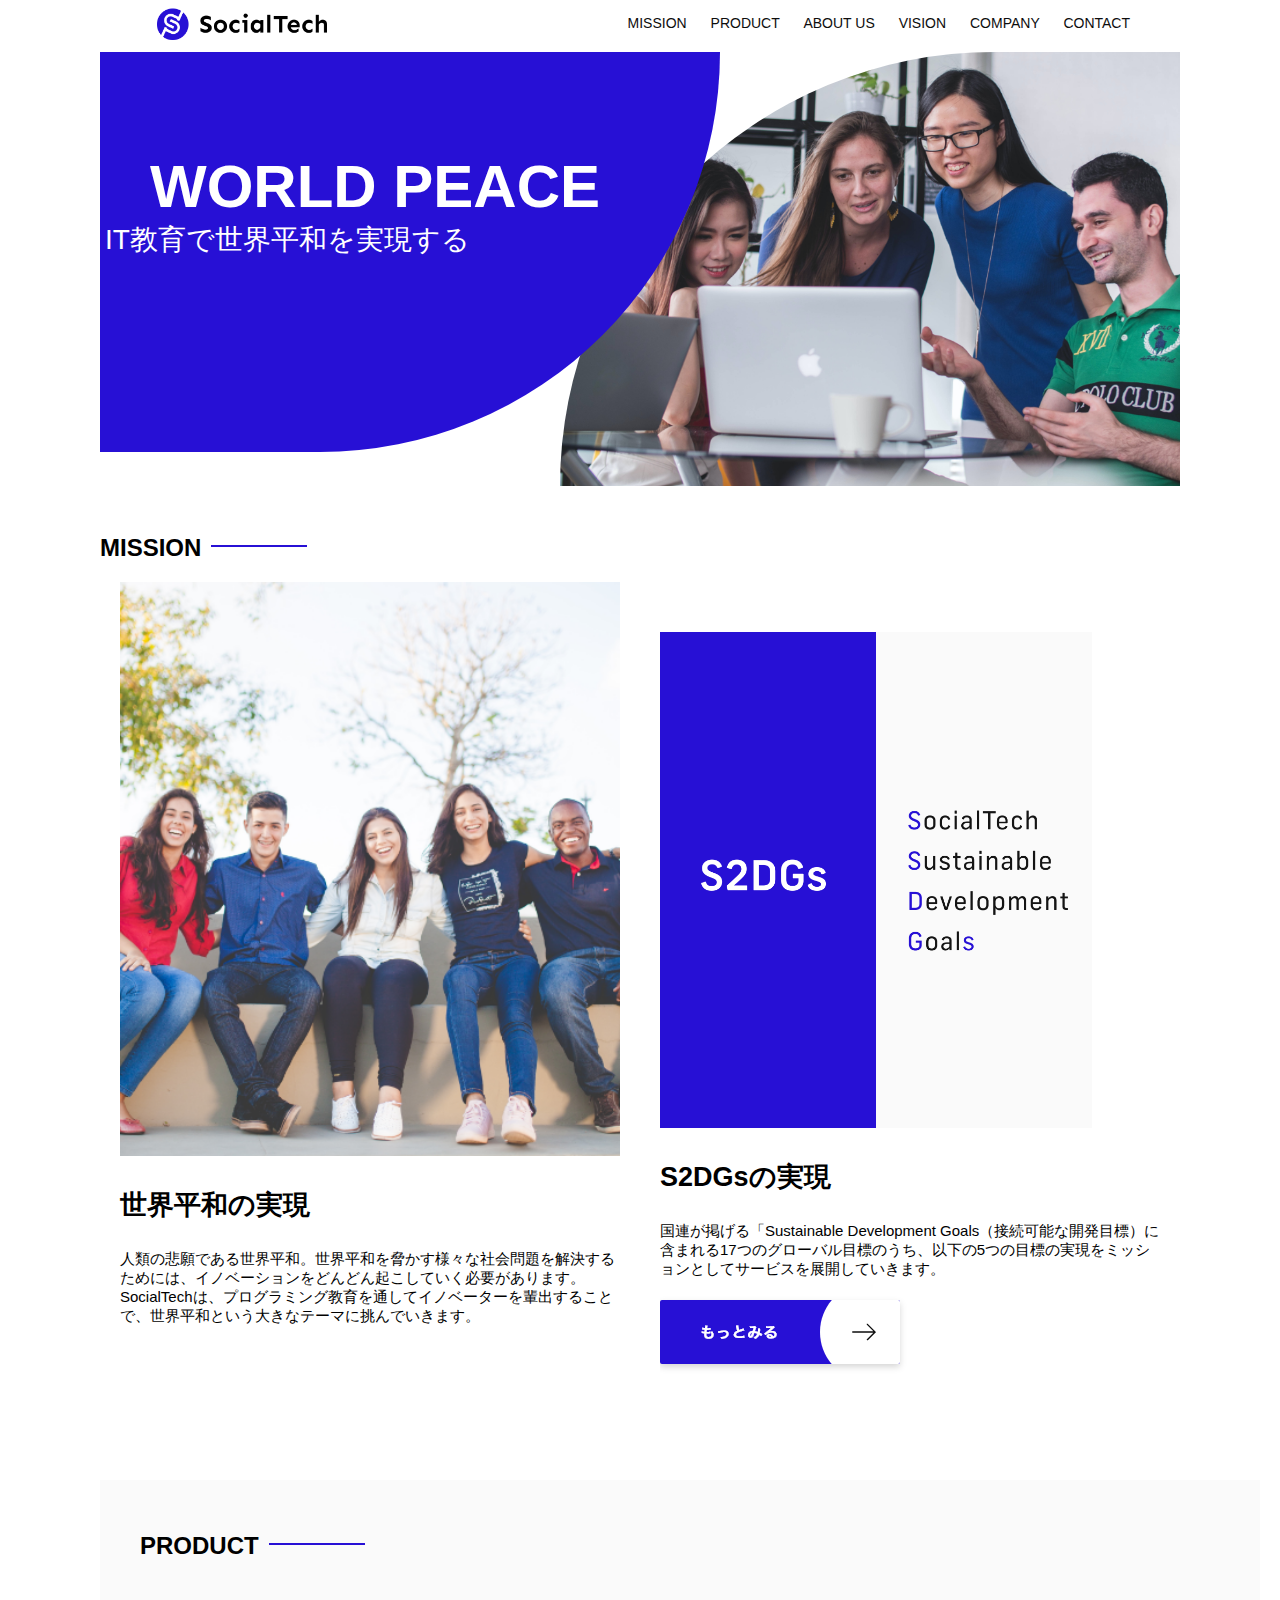
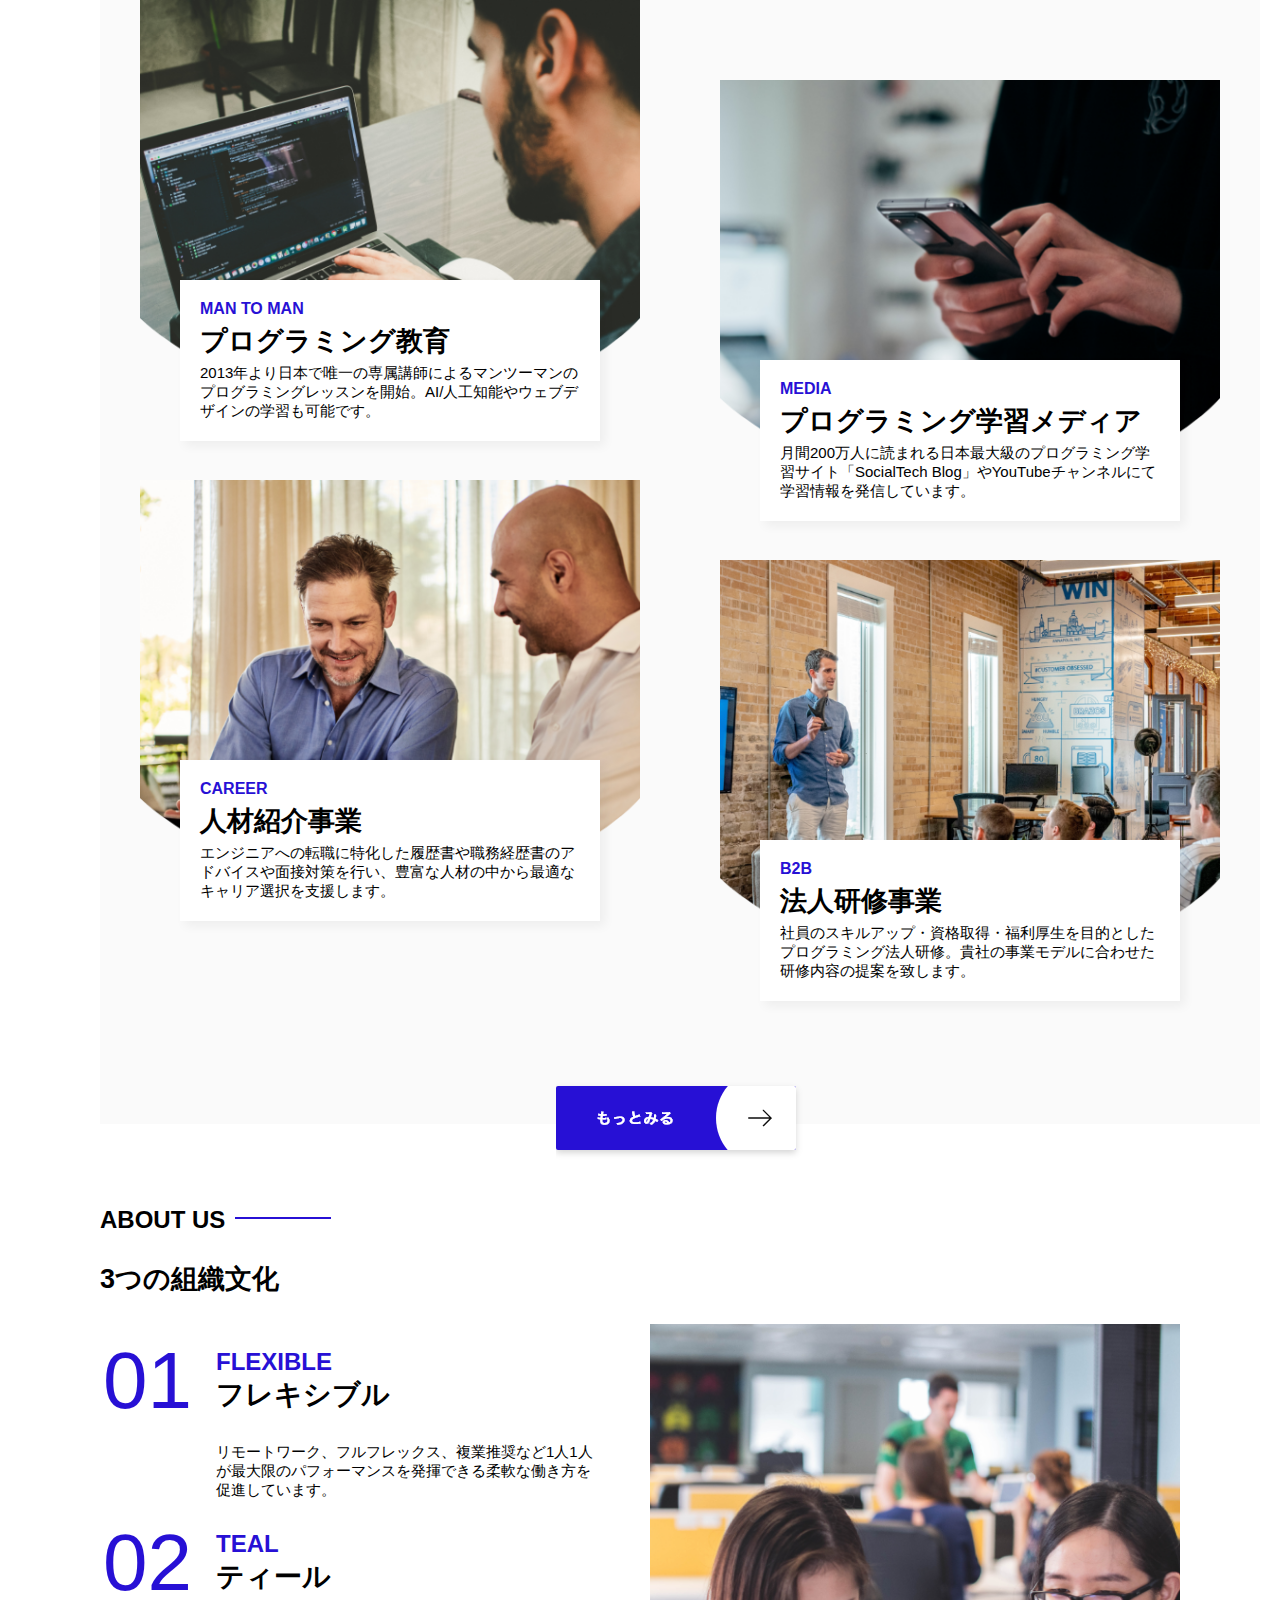
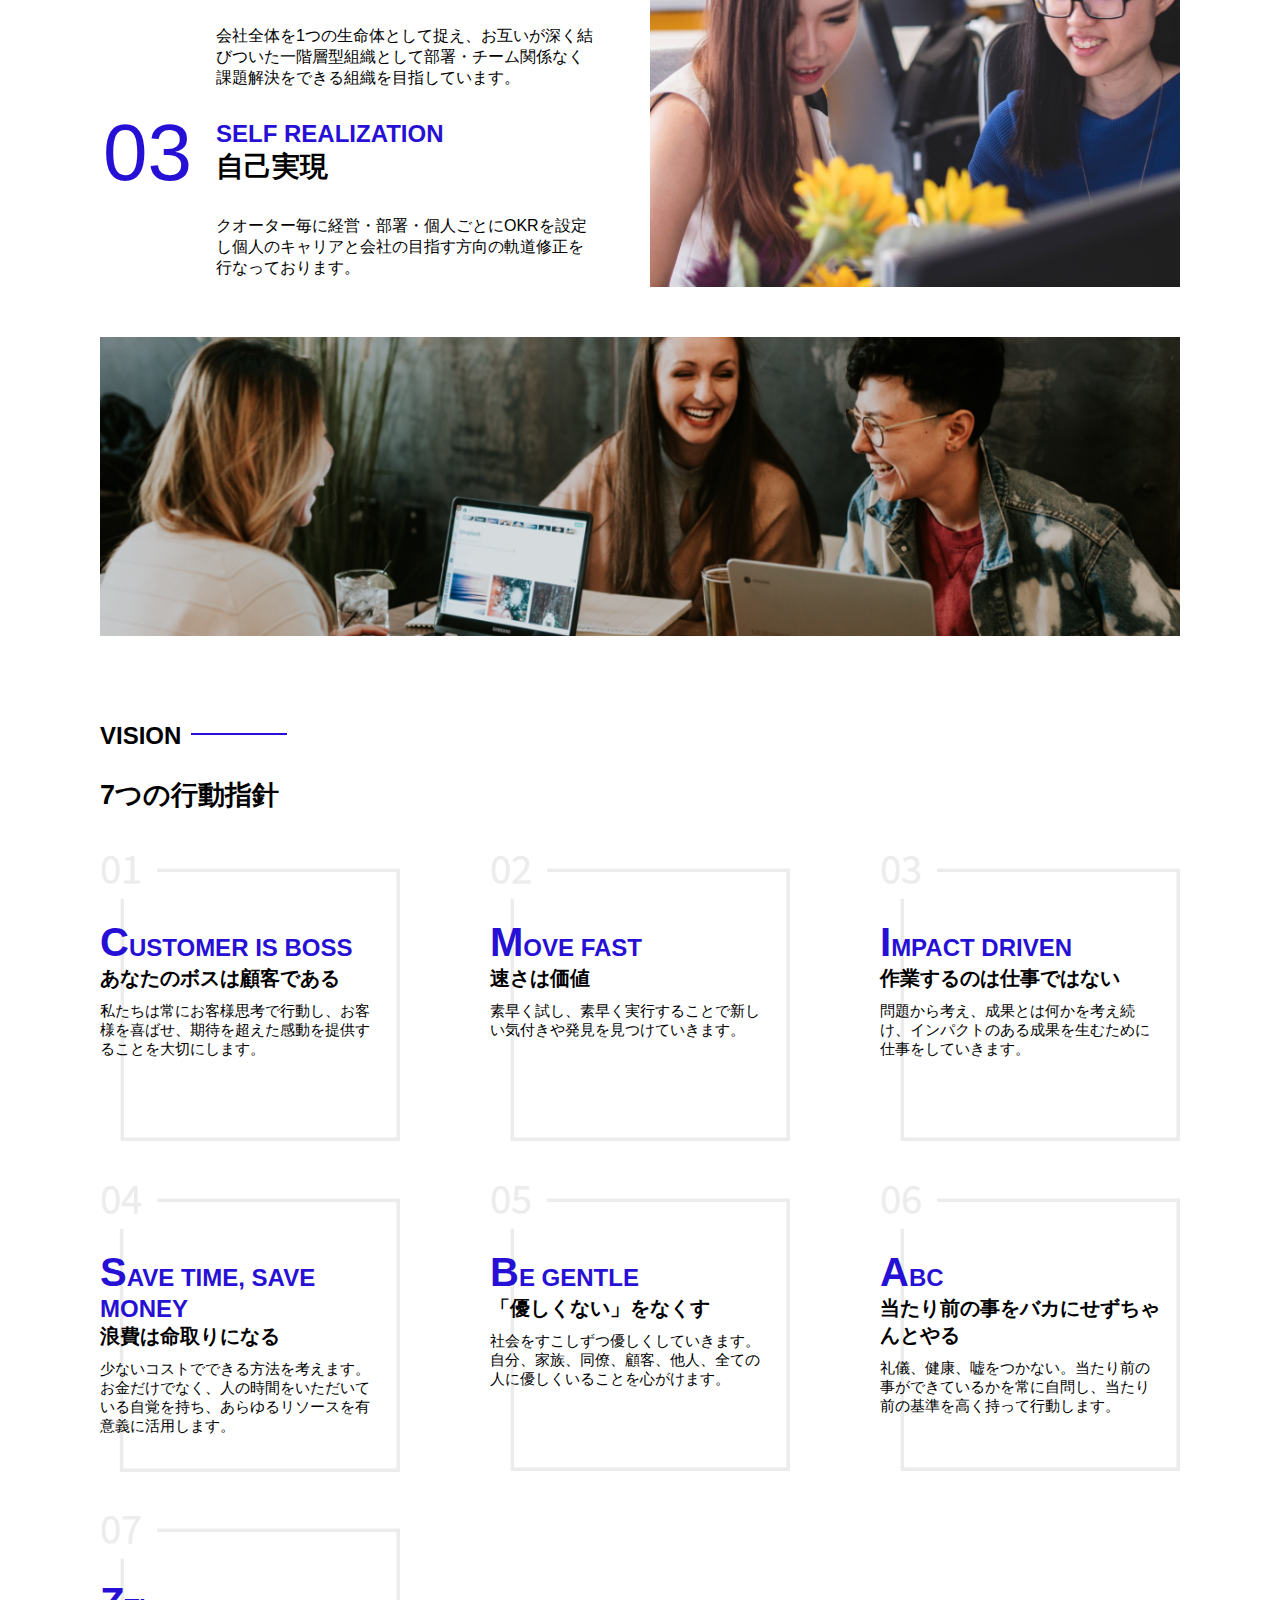
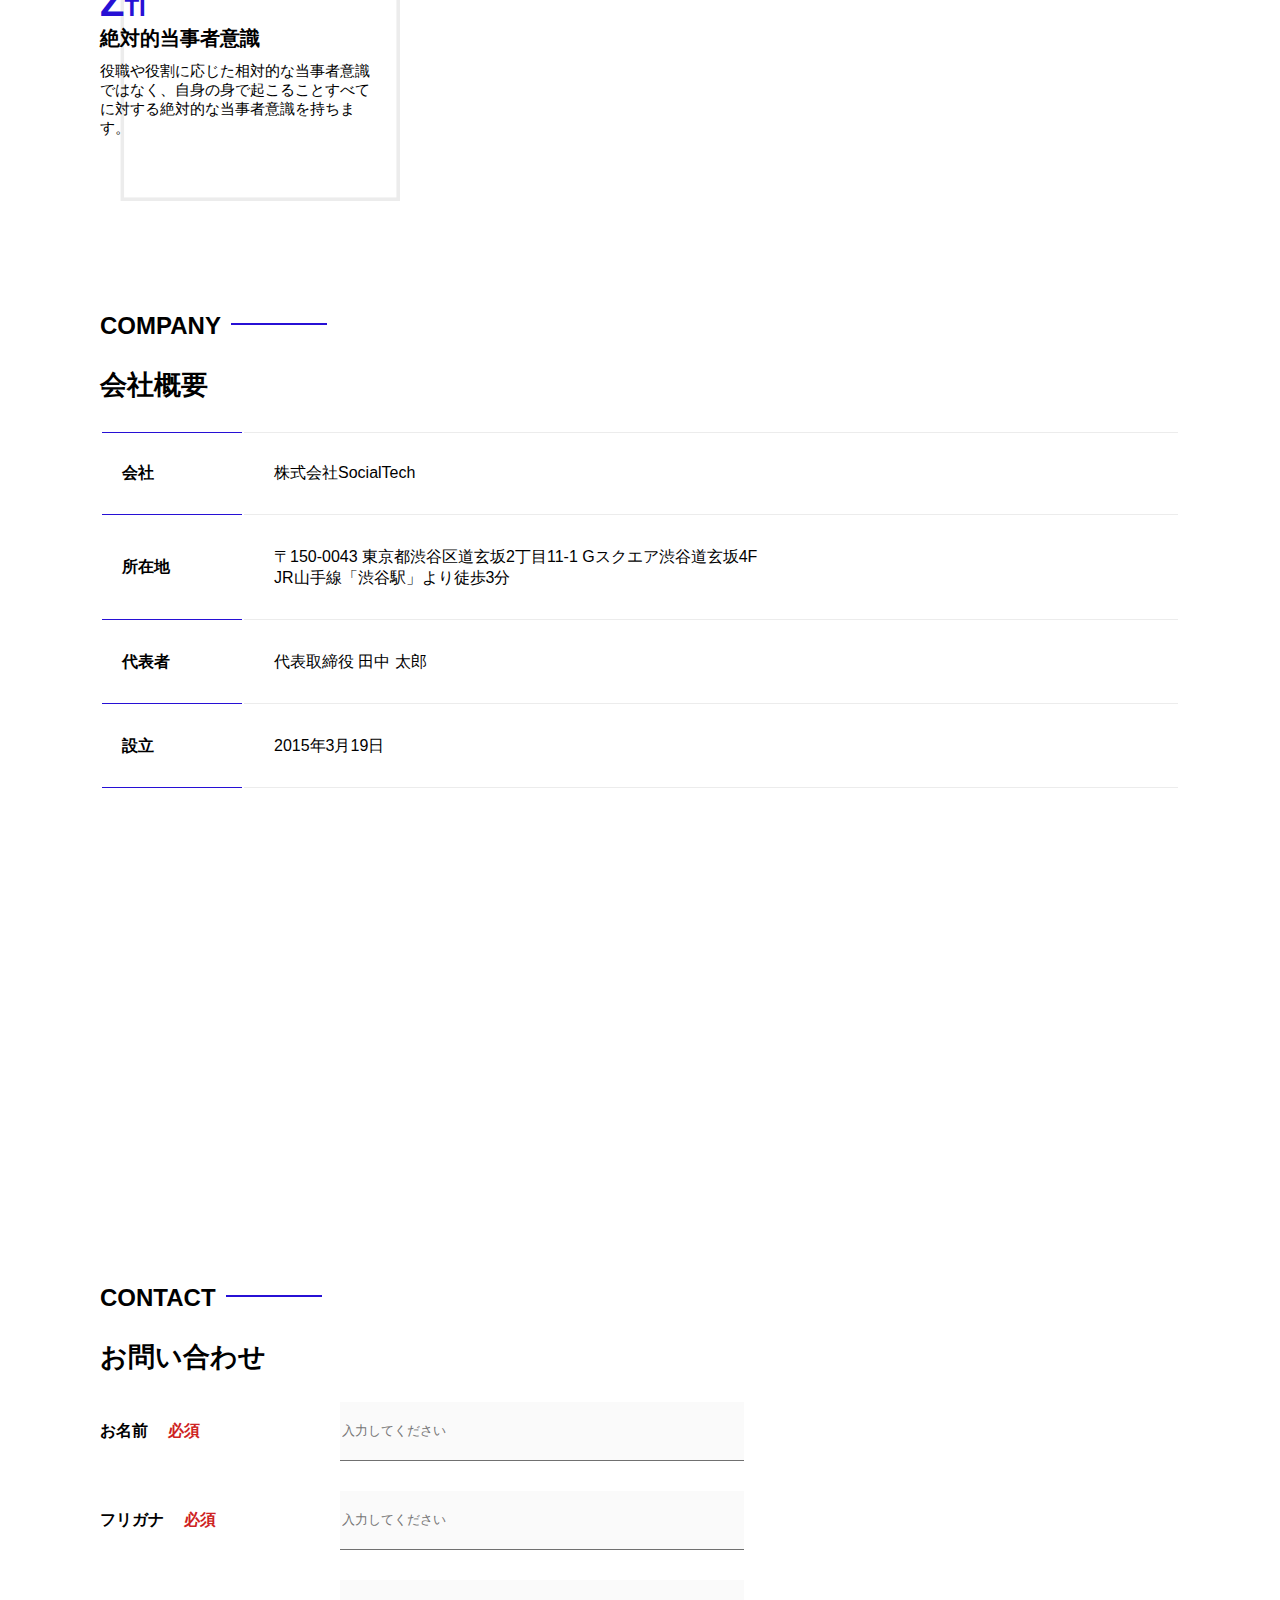
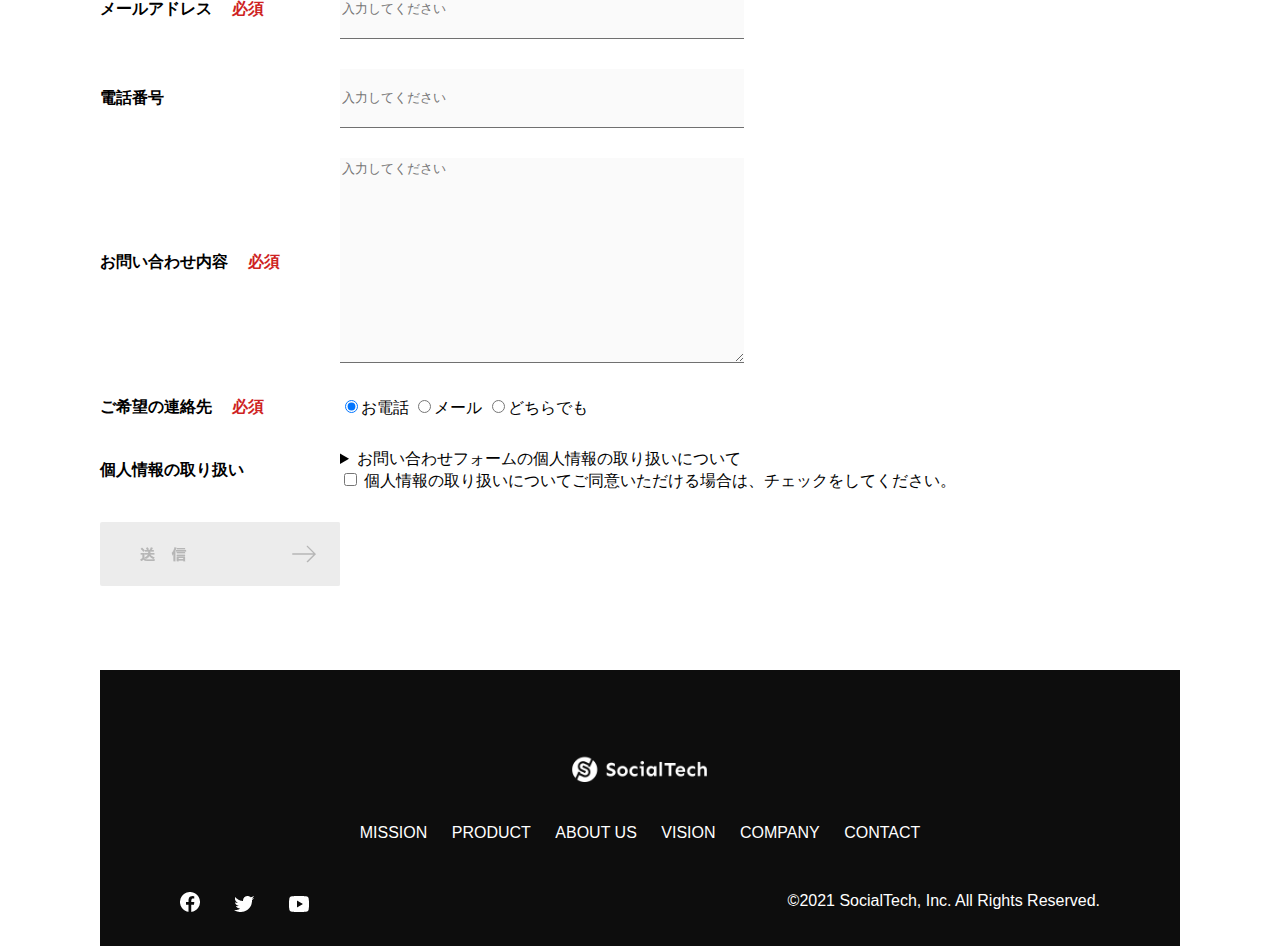
<file: index.html>
<!DOCTYPE html>
<html lang="ja">
<head>
  <title>SocialTech</title>
  <meta charset="UTF-8">
  <meta description="SocialTechはEdTechは業界のリーディングカンパニーを目指します。">
  <meta name="viewport" content="width=device-width, initial-scale=1.0">
  <link rel="stylesheet" href="style.css">
</head>
<body>
  <header>
    <a href="index.html" id="logo"><img src="images/logo.png" alt="トップページに戻る"></a>
    <!-- PC用ナビゲーション -->
    <nav id="nav-pc">
      <a href="mission.html">MISSION</a>
      <a href="product.html">PRODUCT</a>
      <a href="index.html#aboutsus">ABOUT US</a>
      <a href="index.html#vision">VISION</a>
      <a href="index.html#company">COMPANY</a>
      <a href="index.html#contact">CONTACT</a>
    </nav>
    <!-- スマホ用メニューボタン -->
    <img id="menu-sp" 
    src="images/button-menu.png" 
    alt="ナビゲーションを開く" 
    onclick="document.getElementById('nav-sp').style.display = 'block'">

    <!-- スマホ用ナビゲーション -->
    <nav id="nav-sp">
      <img id="close" 
      src="images/button-close.png" alt="ナビゲーションを閉じる" onclick="document.getElementById('nav-sp').style.display = 'none'">
      <a id="logo-sp" 
      href="index.html" 
      onclick="document.getElementById('nav-sp').style.display = 'none'">
      <img src="images/logo-sp.png" alt="トップページに戻る"></a>
      <a class="menu" href="mission.html" 
      onclick="document.getElementById('nav-sp').style.display = 'none'">MISSION</a>
      <a class="menu" href="product.html" onclick="document.getElementById('nav-sp').style.display = 'none'">PRODUCT</a>
      <a class="menu" href="index.html#aboutus" onclick="document.getElementById('nav-sp').style.display = 'none'">ABOUT US</a>
      <a class="menu" href="index.html#vision"
      onclick="document.getElementById('nav-sp').style.display = 'none'">VISION</a>
      <a class="menu" href="index.html#company"
      onclick="document.getElementById('nav-sp').style.display = 'none'">COMPANY</a>
      <a class="menu" href="index.html#contact"
      onclick="document.getElementById('nav-sp').style.display = 'none'">CONTACT</a>
      <div id="sns">
      <a href="https://www.facebook.com/sejuku2013"><img src="images/button-facebook.png" alt="Facebookのリンク"></a>
      <a href="https://twitter.com/samuraijuku"><img src="images/button-twitter.png" alt="Twitterのリンク"></a>
      <a href="https://www.youtube.com/channel/UCCFOQO5aDK0xXam4cUQXT8g"><img src="images/button-youtube.png" alt="YouTubeのリンク"></a>
      </div>
    </nav>
  </header>

  <main>
    <article>
      <section id="main-visual">
      <div id="main-message">
        <h1>WORLD PEACE</h1>
        <p>IT教育で世界平和を実現する</p>
      </div>
      <img src="images/index/index-main.png" 
      alt="PCの周りに集まる多国籍の仲間たち">     
      </section>

      <section id="mission">
        <h2 class="index-h2">MISSION</h2>
        <div id="mission-flex">
          <div>
            <img id="mission-photo" 
            src="images/index/index-mission.png" 
            alt="屋外のベンチで写真を撮影する多国籍の仲間たち">
            <h3>世界平和の実現</h3>
            <p>
              人類の悲願である世界平和。世界平和を脅かす様々な社会問題を解決するためには、イノベーションをどんどん起こしていく必要があります。SocialTechは、プログラミング教育を通してイノベーターを輩出することで、世界平和という大きなテーマに挑んでいきます。
            </p>
          </div>
          <div>
            <img id="s2dgs" src="images/index/s2dgs.png" alt="S2DGs">
            <h3>S2DGsの実現</h3>
            <p>国連が掲げる「Sustainable Development Goals（接続可能な開発目標）に含まれる17つのグローバル目標のうち、以下の5つの目標の実現をミッションとしてサービスを展開していきます。</p>
            <a href="mission.html">
              <img src="images/button-more.png" alt="もっとみる">
            </a>
          </div>
        </div>
      </section>
<!-- プロダクト -->
      <section id="product">
        <h2 class="index-h2">PRODUCT</h2>
        <div>
          <div id="product-left">
              <div>
                <img class="product-photo" 
                src="images/index/index-mantoman.png" 
                alt="PCでコードを書く男性">
                <div class="product-explain">
                <span>MAN TO MAN</span>
                <h3>プログラミング教育</h3>
                <p>2013年より日本で唯一の専属講師によるマンツーマンのプログラミングレッスンを開始。AI/人工知能やウェブデザインの学習も可能です。</p>
                </div>
              </div>

              <div>
                <img class="product-photo" src="images/index/index-career.png" alt="笑顔で話し合う２人の男性">
                <div class="product-explain">            
                <span>CAREER</span>
                <h3>人材紹介事業</h3>
                <p>エンジニアへの転職に特化した履歴書や職務経歴書のアドバイスや面接対策を行い、豊富な人材の中から最適なキャリア選択を支援します。</p>
                </div>
              </div>
          </div>

          <div id="product-right">
            <div>
              <img class="product-photo" 
              src="images/index/index-media.png" 
              alt="スマートフォンを操作する人">
              <div class="product-explain">
                <span>MEDIA</span>
                <h3>プログラミング学習メディア</h3>
                <p>月間200万人に読まれる日本最大級のプログラミング学習サイト「SocialTech Blog」やYouTubeチャンネルにて学習情報を発信しています。</p>
              </div>
            </div>
            <div>
                <img class="product-photo" 
                src="images/index/index-b2b.png"
                alt="講演中の男性とそれを聴く人々">
                <div class="product-explain">
                  <span>B2B</span>
                  <h3>法人研修事業</h3>
                  <p>社員のスキルアップ・資格取得・福利厚生を目的としたプログラミング法人研修。貴社の事業モデルに合わせた研修内容の提案を致します。</p>
                </div>
            </div>
          </div>
        </div>

        <div>
          <a id="product-more" href="product.html">
            <img src="images/button-more.png" alt="もっとみる">
          </a>
        </div>
      </section>
<!-- アバウトアス -->
      <section id="aboutus">
        <h2 class="index-h2">ABOUT US</h2>
        <h3>3つの組織文化</h3>
        <div>
          <table class="culture-table">
            
            <tr>
              <td><span class="culture-num">01</span></td>
              <td>
                <span class="culture-en">FLEXIBLE</span>
                <span class="culture-jp">フレキシブル</span>
              </td>
            </tr>
            <tr>           
              <td><!--空セル--></td>
              <td>
                <p class="culture-description">
                  リモートワーク、フルフレックス、複業推奨など1人1人が最大限のパフォーマンスを発揮できる柔軟な働き方を促進しています。</p>
              </td>
            </tr>

            <tr>
              <td><span class="culture-num">02</span></td>
              <td>
                <span class="culture-en">TEAL</span>
                <span class="culture-jp">ティール</span>
              </td>
            </tr>
            <tr>           
              <td><!--空セル--></td>
              <td>             
                会社全体を1つの生命体として捉え、お互いが深く結びついた一階層型組織として部署・チーム関係なく課題解決をできる組織を目指しています。
              </td>
            </tr>

            <tr>
              <td><span class="culture-num">03</span></td>
              <td>
                <span class="culture-en">SELF REALIZATION</span>
                <span class="culture-jp">自己実現</span>
              </td>
            </tr>        
              <td><!--空セル--></td>
              <td>
                クオーター毎に経営・部署・個人ごとにOKRを設定し個人のキャリアと会社の目指す方向の軌道修正を行なっております。
              </td>
          </table>
          <img class="culture-img" 
          src="images/index/index-aboutus1.png" 
          alt="笑顔で話し合う2人の女性">
        </div>
          <img class="culture-img2" 
          src="images/index/index-aboutus2.png" 
          alt="笑顔で話し合う3人の女性">
      </section>
<!--vision  -->
      <section id="vision">
        <h2 class="index-h2">VISION</h2>
        <h3>7つの行動指針</h3>
        <div>

          <div class="vision-box">
            <img src="images/index/vision-01.png" alt="01">
            <span>
              <h4>CUSTOMER IS BOSS</h4>
              <h5>あなたのボスは顧客である</h5>
              <p>私たちは常にお客様思考で行動し、お客様を喜ばせ、期待を超えた感動を提供することを大切にします。</p>
            </span>
          </div>    
          <div class="vision-box">
            <img src="images/index/vision-02.png" alt="02">
            <span>
              <h4>MOVE FAST</h4>
              <h5>速さは価値</h5>
              <p>素早く試し、素早く実行することで新しい気付きや発見を見つけていきます。</p>
            </span>
          </div>    
          <div class="vision-box">
            <img src="images/index/vision-03.png" alt="03">
            <span>
              <h4>IMPACT DRIVEN</h4>
              <h5>作業するのは仕事ではない</h5>
              <p>問題から考え、成果とは何かを考え続け、インパクトのある成果を生むために仕事をしていきます。</p>
            </span>
          </div>    
          <div class="vision-box">
            <img src="images/index/vision-04.png" alt="04">
            <span>
              <h4>SAVE TIME, SAVE MONEY</h4>
              <h5>浪費は命取りになる</h5>
              <p>少ないコストでできる方法を考えます。お金だけでなく、人の時間をいただいている自覚を持ち、あらゆるリソースを有意義に活用します。</p>
            </span>
          </div>    
          <div class="vision-box">
            <img src="images/index/vision-05.png" alt="05">
            <span>
              <h4>BE GENTLE</h4>
              <h5>「優しくない」をなくす</h5>
              <p>社会をすこしずつ優しくしていきます。自分、家族、同僚、顧客、他人、全ての人に優しくいることを心がけます。</p>
            </span>
          </div>    
          <div class="vision-box">
            <img src="images/index/vision-06.png" alt="06">
            <span>
              <h4>ABC</h4>
              <h5>当たり前の事をバカにせずちゃんとやる</h5>
              <p>礼儀、健康、嘘をつかない。当たり前の事ができているかを常に自問し、当たり前の基準を高く持って行動します。</p>
            </span>
          </div>    
          <div class="vision-box">
            <img src="images/index/vision-07.png" alt="07">
            <span>
              <h4>ZTI</h4>
              <h5>絶対的当事者意識</h5>
              <p>役職や役割に応じた相対的な当事者意識ではなく、自身の身で起こることすべてに対する絶対的な当事者意識を持ちます。</p>
            </span>
          </div>    
        </div>
      </section>
      <!--company  -->
      <section id="company">
        <h2 class="index-h2">COMPANY</h2>
        <h3>会社概要</h3>
        <table id="company-table">
          <tr>
            <th class="tableheader-first">会社</th>
            <td class="cell-first">株式会社SocialTech</td>
          </tr>
          <tr>
            <th class="tableheader">所在地</th>
            <td class="cell">〒150-0043 東京都渋谷区道玄坂2丁目11-1 Gスクエア渋谷道玄坂4F<br>JR山手線「渋谷駅」より徒歩3分</td>
          </tr>
          <tr>
            <th class="tableheader">代表者</th>
            <td class="cell">代表取締役 田中 太郎</td>
          </tr>
          <tr>
            <th class="tableheader">設立</th>
            <td class="cell">2015年3月19日</td>
          </tr>
        </table>
        <iframe src="https://www.google.com/maps/embed?pb=!1m18!1m12!1m3!1d12967.104573649887!2d139.6874573880831!3d35.65788658474489!2m3!1f0!2f0!3f0!3m2!1i1024!2i768!4f13.1!3m3!1m2!1s0x60188b55ffeee63f%3A0x73330361de4fb84f!2z44CSMTUwLTAwNDMg5p2x5Lqs6YO95riL6LC35Yy66YGT546E5Z2C77yS5LiB55uu77yR77yR4oiSMSBHIDRm!5e0!3m2!1sja!2sjp!4v1649327994165!5m2!1sja!2sjp" 
        style="border:0;" allowfullscreen="" loading="lazy">
        </iframe>
      </section>
      <!-- お問い合わせフォーム -->
      <section id="contact">
        <h2 class="index-h2">CONTACT</h2>
        <h3>お問い合わせ</h3>
        <form action="https://api.staticforms.xyz/submit" method="post">
          <input type="text" name="honeypot" style="display:none">
          <!-- STATIC FORMSのアクセスキー -->
          <input type="hidden" name="accessKey" value="28da1b92-982e-43ae-ac8a-60b4763ebe09">
          <!--メールのタイトル-->
          <input type="hidden" name="subject" value="お問い合わせフォーム" />
          <!--送信先のメールアドレスをvalueに設定する-->
          <input type="hidden" name="replyTo" value="jun1my@icloud.com">
          <!--redirectToのURLは公開後のURLへリンクする-->
          <input type="hidden" name="redirectTo" value="">        
          <div>
            <div class="contact-heading">
              <label class="contact-label">お名前<span class="contact-span">必須</span></label>
            </div>
            <div class="contact-form">
              <input type="text" name="name" placeholder="入力してください" class="contact-textbox">
            </div>
          </div>

          <div>
            <div class="contact-heading">
              <label class="contact-label">フリガナ<span class="contact-span">必須</span></label>
            </div>
            <div>
              <input type="text" name="hurigana" placeholder="入力してください" class="contact-textbox">
            </div>
          </div>

          <div>
            <div class="contact-heading">
              <label class="contact-label">メールアドレス<span class="contact-span">必須</span></label>
            </div>
            <div>
              <input type="text" name="email" placeholder="入力してください" class="contact-textbox">
            </div>
          </div>

          <div>
            <div class="contact-heading">
              <label class="contact-label">電話番号</label>
            </div>
            <div>
              <input type="text" name="tel" placeholder="入力してください" class="contact-textbox">
            </div>
          </div>
          <div>
            <div class="contact-heading">
              <label class="contact-label">お問い合わせ内容<span class="contact-span">必須</span></label>
            </div>
            <div>
              <textarea class="contact-textarea" placeholder="入力してください" name="message"></textarea>
            </div>
          </div>
          <div>
            <div class="contact-heading">
              <label class="contact-label">ご希望の連絡先<span class="contact-span">必須</span></label>
            </div>
            <div>
              <input class="radiobutton" type="radio" value="tell" name="contact" checked><label>お電話</label>
              <input class="radiobutton" type="radio" value="mail" name="contact"><label>メール</label>
              <input class="radiobutton" type="radio" value="both" name="contact"><label>どちらでも</label>
            </div>
          </div>
          <div>
            <div class="contact-heading">
              <label class="contact-label">個人情報の取り扱い</label>
            </div>
            <div>
              <details>
                <summary>お問い合わせフォームの個人情報の取り扱いについて</summary>
                <div>
                  <span>1.組織の名称又は氏名</span><br>
                  株式会社SocialTech<br><br>
                  <span>2.個人情報保護管理者（若しくはその代理人）の氏名又は職名、所属及び連絡先 
                  鈴木 一郎 コーポレート部</span><br>
                  メールアドレス:support@socialtech.net<br>
                  TEL:03-xxxx-xxxx<br>
                  <span>3.個人情報の利用目的</span><br>
                  ・本サービス及び本サービスに関連する情報の提供又はそれらに関する連絡のため<br>
                  ・ユーザーの本人確認のため<br>
                  ・当社サービスのご案内のため<br>
                  ・当社の商品等の広告または宣伝（電子メールによるものを含むものとします。）<br><br>
                  <span>4.個人情報の取り扱い業務の委託</span><br>
                  個人情報の取扱業務の全部または一部を外部に業務委託する場合があります。<br>
                  その際、弊社は、個人情報を適切に保護できる管理体制を敷き実行していることを条件として<br>
                  委託先を厳選したうえで、機密保持契約を委託先と締結し、お客様の個人情報を厳密に管理させます。<br><br>
                  <span>5.個人情報の開示等の請求</span><br>
                  お客様は、弊社に対してご自身の個人情報の開示等（利用目的の通知、開示、内容の訂正・追加・削除、利用の停止または消去、第三者への提供の停止）に関して、当社問合わせ窓口に申し出ることができます。<br>
                  その際、弊社はお客様ご本人を確認させていただいたうえで、合理的な期間内に対応いたします。<br><br>
                  なお、個人情報に関する弊社問合わせ先は、次の通りです。<br><br>
                  株式会社SocialTech 個人情報問合せ窓口<br>
                  〒150-0043 東京都渋谷区道玄坂2丁目11-1 Ｇスクエア渋谷道玄坂 4F<br>
                  メールアドレス:support@socialtech.net TEL:03-xxxx-xxxx<br><br>
                  <span>6.個人情報を提供されることの任意性について</span><br><br>
                  お客様がご自身の個人情報を弊社に提供されるか否かは、お客様のご判断によりますが、もしご提供されない場合には、適切なサービスが提供できない場合がありますので予めご了承ください。
                </div>
              </details>
              <input type="checkbox" name="agree">
              <span>個人情報の取り扱いについてご同意いただける場合は、チェックをしてください。</span>
            </div>
          </div>
          <input type="image" 
          value="Submit" 
          src="images/button-submit.png" 
          alt="送信する">
        </form>
      </section>

    </article>
    <footer>
      <div id="footer-logo">
        <img src="images/logo-sp.png" alt="SocailTech">
      </div>
      <div id="footer-link">
        <a href="mission.html">MISSION</a>
        <a href="product.html">PRODUCT</a>
        <a href="index.html#aboutus">ABOUT US</a>
        <a href="index.html#vision">VISION</a>
        <a href="index.html#company">COMPANY</a>
        <a href="index.html#contact">CONTACT</a>
      </div>
      <div id="sns-footer">
        <a href="https://www.facebook.com/seijuku2013">
          <img src="images/button-facebook.png" 
          alt="Facebookのリンク"></a>
        <a href="https://twitter.com/samuraijuku">
          <img src="images/button-twitter.png" 
          alt="Twitterのリンク"></a>
        <a href="https://www.youtube.com/channel/UCCFOQO5aDK0xXam4cUQXT8g">
          <img src="images/button-youtube.png" 
          alt="YouTubeのリンク"></a>
          <span id="copyright">&copy;2021 SocialTech, Inc. All Rights Reserved.</span>
      </div>
    </footer>
  </main>
</body>
</html>
</file>
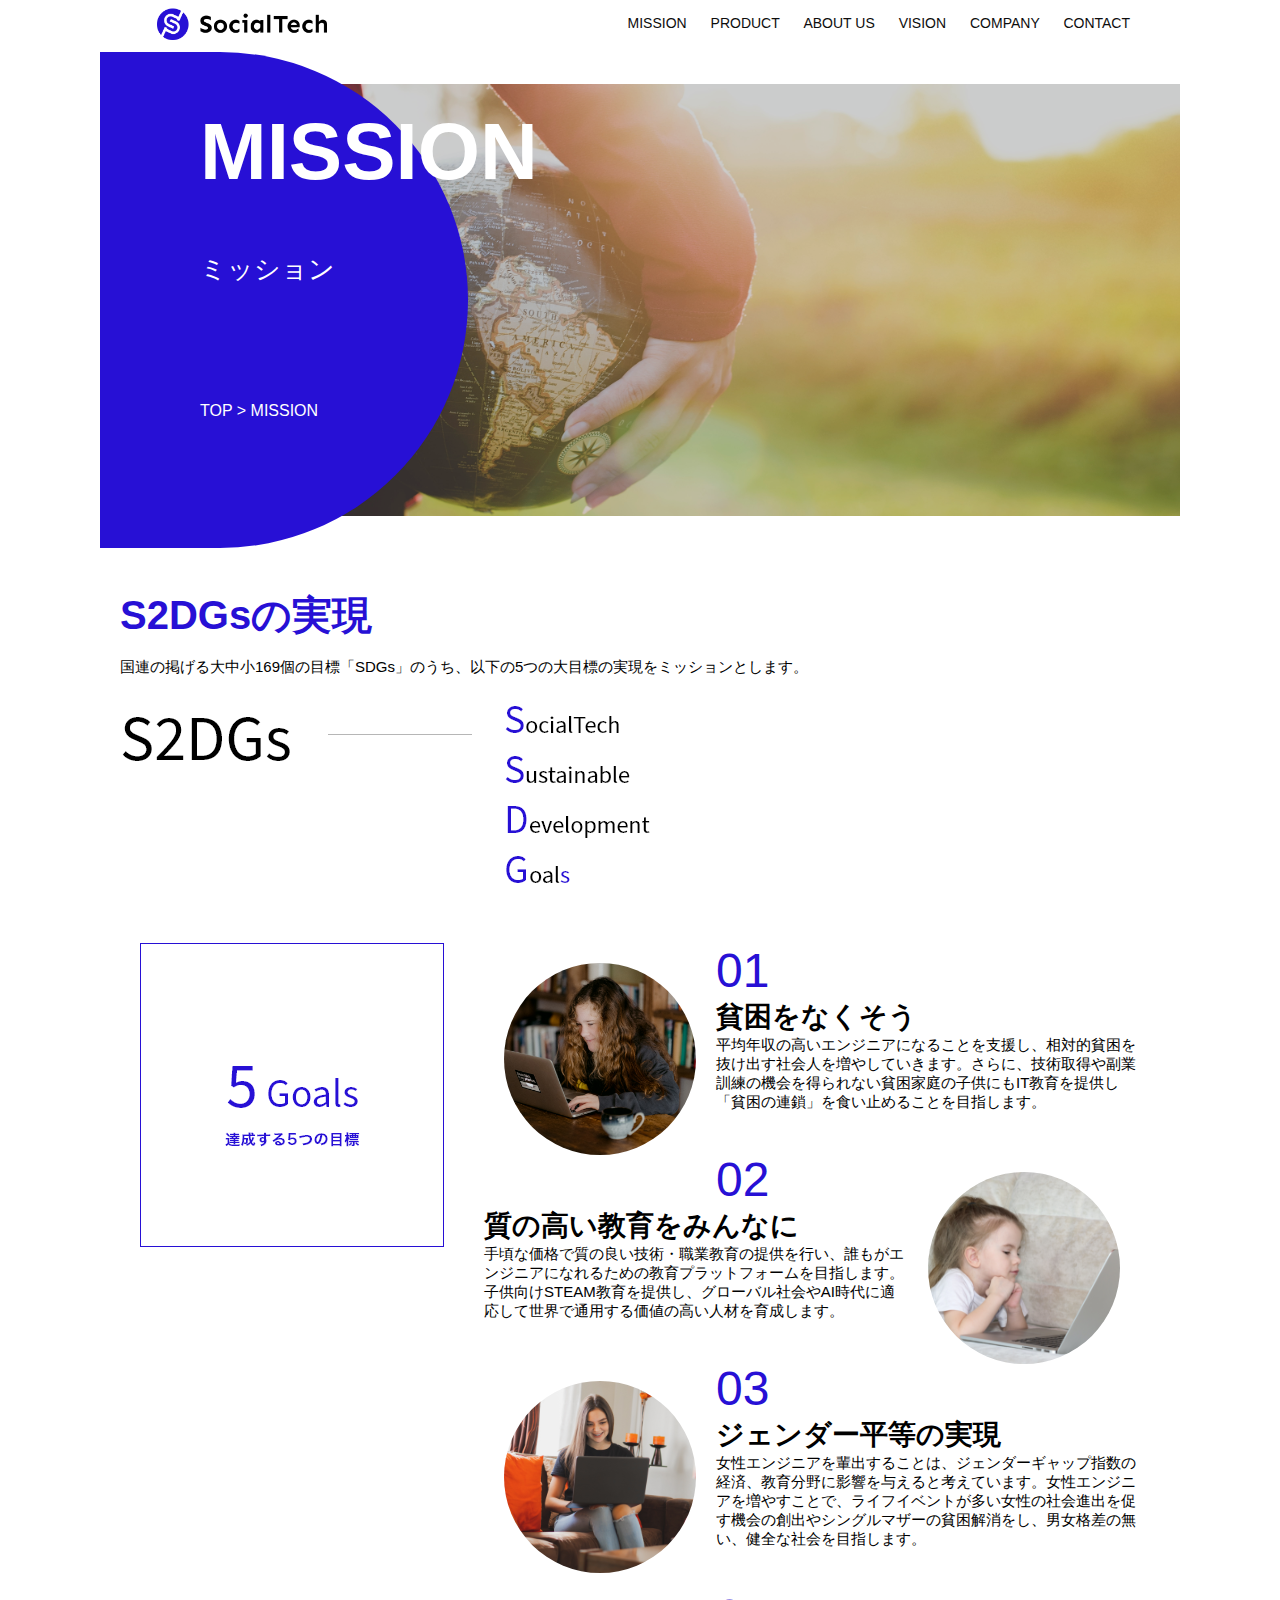
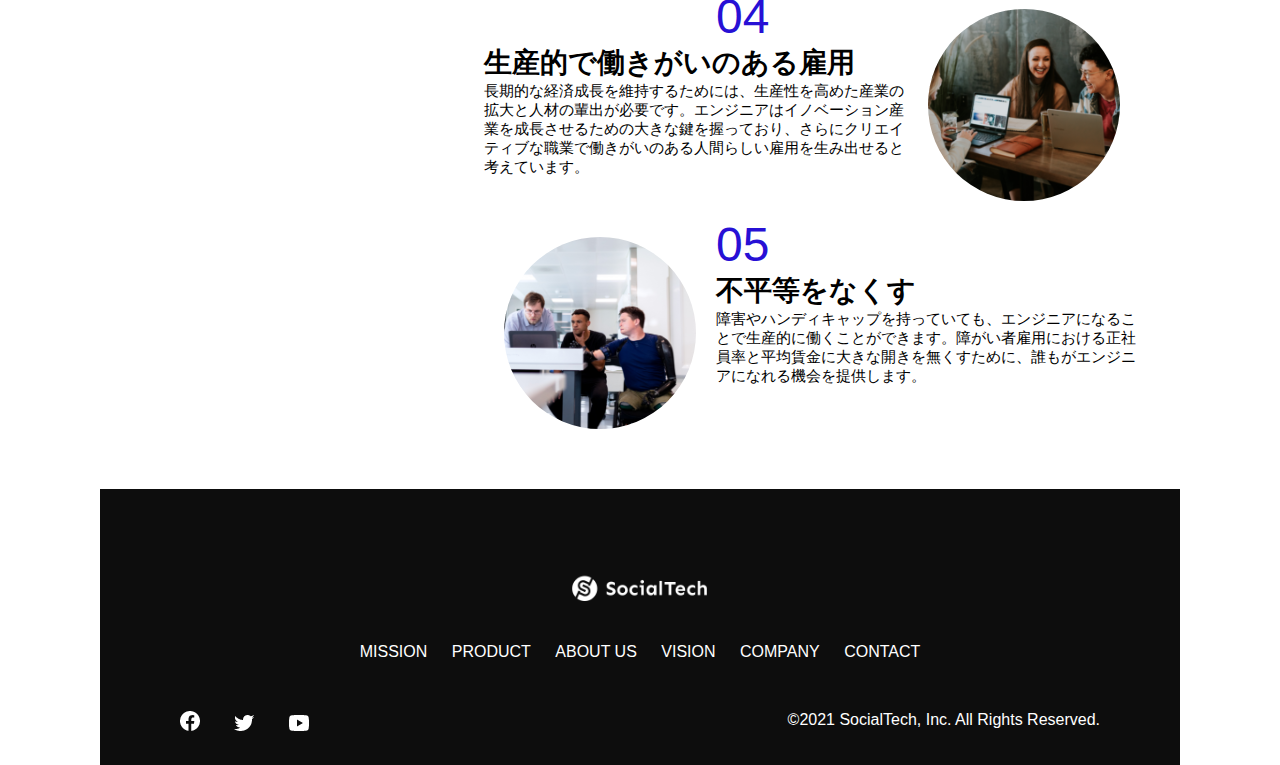
<file: mission.html>
<!DOCTYPE html>
<html lang="ja">
<head>
  <title>SocialTech - MISSION ミッション -</title>
  <meta charset="UTF-8">
  <meta description="SocialTechが目指す5つの目標（S2DGs）を紹介します">
  <meta name="viewport" content="width=device-width, initial-scale=1.0">
  <link rel="stylesheet" href="style.css">
</head>
<body>
  <header>
    <a href="index.html" id="logo"><img src="images/logo.png" alt="トップページに戻る"></a>
    <!-- PC用ナビゲーション -->
    <nav id="nav-pc">
      <a href="mission.html">MISSION</a>
      <a href="product.html">PRODUCT</a>
      <a href="index.html#aboutsus">ABOUT US</a>
      <a href="index.html#vision">VISION</a>
      <a href="index.html#company">COMPANY</a>
      <a href="index.html#contact">CONTACT</a>
    </nav>
    <!-- スマホ用メニューボタン -->
    <img id="menu-sp" 
    src="images/button-menu.png" 
    alt="ナビゲーションを開く" 
    onclick="document.getElementById('nav-sp').style.display = 'block'">

    <!-- スマホ用ナビゲーション -->
    <nav id="nav-sp">
      <img id="close" 
      src="images/button-close.png" alt="ナビゲーションを閉じる" onclick="document.getElementById('nav-sp').style.display = 'none'">
      <a id="logo-sp" 
      href="index.html" 
      onclick="document.getElementById('nav-sp').style.display = 'none'">
      <img src="images/logo-sp.png" alt="トップページに戻る"></a>
      <a class="menu" href="mission.html" 
      onclick="document.getElementById('nav-sp').style.display = 'none'">MISSION</a>
      <a class="menu" href="product.html" onclick="document.getElementById('nav-sp').style.display = 'none'">PRODUCT</a>
      <a class="menu" href="index.html#aboutus" onclick="document.getElementById('nav-sp').style.display = 'none'">ABOUT US</a>
      <a class="menu" href="index.html#vision"
      onclick="document.getElementById('nav-sp').style.display = 'none'">VISION</a>
      <a class="menu" href="index.html#company"
      onclick="document.getElementById('nav-sp').style.display = 'none'">COMPANY</a>
      <a class="menu" href="index.html#contact"
      onclick="document.getElementById('nav-sp').style.display = 'none'">CONTACT</a>
      <div id="sns">
      <a href="https://www.facebook.com/sejuku2013"><img src="images/button-facebook.png" alt="Facebookのリンク"></a>
      <a href="https://twitter.com/samuraijuku"><img src="images/button-twitter.png" alt="Twitterのリンク"></a>
      <a href="https://www.youtube.com/channel/UCCFOQO5aDK0xXam4cUQXT8g"><img src="images/button-youtube.png" alt="YouTubeのリンク"></a>
      </div>
    </nav>
  </header>

  <main>
    <article>
      <section id="mission-main">
        <div id="mission-title">
          <h1>MISSION</h1>
          <span>ミッション</span>
          <div>TOP > MISSION</div>
        </div>
      </section>
      <section id="mission-s2dgs">
        <h2 class="mission-h2">S2DGsの実現</h2>
        <p>国連の掲げる大中小169個の目標「SDGs」のうち、以下の5つの大目標の実現をミッションとします。</p>
        <img src="images/mission/mission-s2dgs.png" alt="S2DGs">
      </section>
      <section id="mission-5goals">
        <div>
          <img id="s2dgs-image" 
          src="images/mission/mission-5goals.png" alt="5Goals">
        </div>
        <div>

          <div>
            <img class="fivegoals-image-left" 
            src="images/mission/mission-5goals01.png" 
            alt="PCを操作する女の子">
            <span class="fivegoals-number">01</span>
            <h3 class="fivegoals-h3">貧困をなくそう</h3>
            <p class="fivegoals-p">
              平均年収の高いエンジニアになることを支援し、相対的貧困を抜け出す社会人を増やしていきます。さらに、技術取得や副業訓練の機会を得られない貧困家庭の子供にもIT教育を提供し「貧困の連鎖」を食い止めることを目指します。
            </p>
          </div>

          <div>
            <img class="fivegoals-image-right" 
            src="images/mission/mission-5goals02.png" 
            alt="PCを見つめる小さい女の子">
            <span class="fivegoals-number">02</span>
            <h3 class="fivegoals-h3">質の高い教育をみんなに</h3>
            <p class="fivegoals-p">
              手頃な価格で質の良い技術・職業教育の提供を行い、誰もがエンジニアになれるための教育プラットフォームを目指します。子供向けSTEAM教育を提供し、グローバル社会やAI時代に適応して世界で通用する価値の高い人材を育成します。
            </p>
          </div>

          <div>
            <img class="fivegoals-image-left" 
            src="images/mission/mission-5goals03.png" 
            alt="PCを操作する女性">
            <span class="fivegoals-number">03</span>
            <h3 class="fivegoals-h3">ジェンダー平等の実現</h3>
            <p class="fivegoals-p">
              女性エンジニアを輩出することは、ジェンダーギャップ指数の経済、教育分野に影響を与えると考えています。女性エンジニアを増やすことで、ライフイベントが多い女性の社会進出を促す機会の創出やシングルマザーの貧困解消をし、男女格差の無い、健全な社会を目指します。
            </p>
          </div>

          <div>
            <img class="fivegoals-image-right" 
            src="images/mission/mission-5goals04.png" 
            alt="笑顔で話し合う3人の男女">
            <span class="fivegoals-number">04</span>
            <h3 class="fivegoals-h3">生産的で働きがいのある雇用</h3>
            <p class="fivegoals-p">
              長期的な経済成長を維持するためには、生産性を高めた産業の拡大と人材の輩出が必要です。エンジニアはイノベーション産業を成長させるための大きな鍵を握っており、さらにクリエイティブな職業で働きがいのある人間らしい雇用を生み出せると考えています。
            </p>
          </div>

          <div>
            <img class="fivegoals-image-left" 
            src="images/mission/mission-5goals05.png" 
            alt="障害を持つ男性が生き生きと働く様子">
            <span class="fivegoals-number">05</span>
            <h3 class="fivegoals-h3">不平等をなくす</h3>
            <p class="fivegoals-p">
              障害やハンディキャップを持っていても、エンジニアになることで生産的に働くことができます。障がい者雇用における正社員率と平均賃金に大きな開きを無くすために、誰もがエンジニアになれる機会を提供します。
            </p>
          </div>

        </div>
      </section>
    </article>

    <footer>
      <div id="footer-logo">
        <img src="images/logo-sp.png" alt="SocailTech">
      </div>
      <div id="footer-link">
        <a href="mission.html">MISSION</a>
        <a href="product.html">PRODUCT</a>
        <a href="index.html#aboutus">ABOUT US</a>
        <a href="index.html#vision">VISION</a>
        <a href="index.html#company">COMPANY</a>
        <a href="index.html#contact">CONTACT</a>
      </div>
      <div id="sns-footer">
        <a href="https://www.facebook.com/seijuku2013">
          <img src="images/button-facebook.png" 
          alt="Facebookのリンク"></a>
        <a href="https://twitter.com/samuraijuku">
          <img src="images/button-twitter.png" 
          alt="Twitterのリンク"></a>
        <a href="https://www.youtube.com/channel/UCCFOQO5aDK0xXam4cUQXT8g">
          <img src="images/button-youtube.png" 
          alt="YouTubeのリンク"></a>
          <span id="copyright">&copy;2021 SocialTech, Inc. All Rights Reserved.</span>
      </div>
    </footer>
  </main>
</body>
</html>
</file>
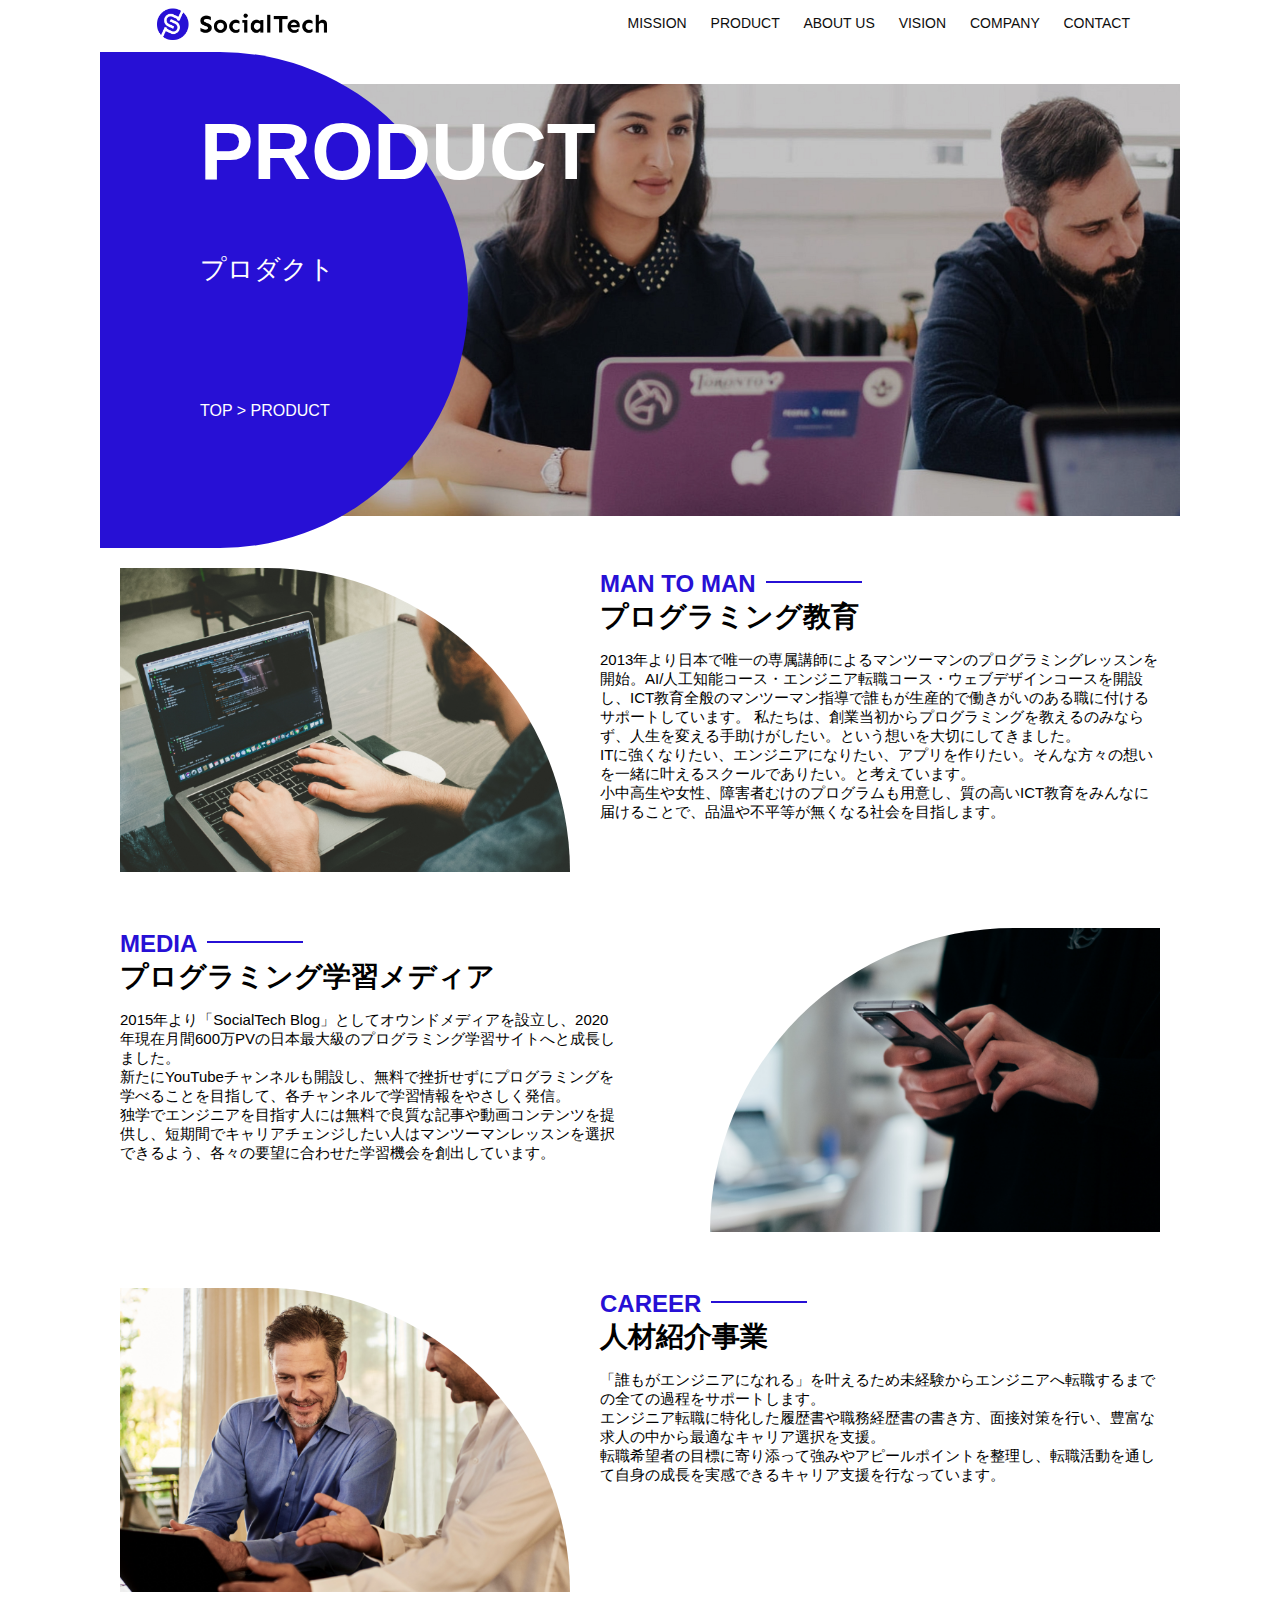
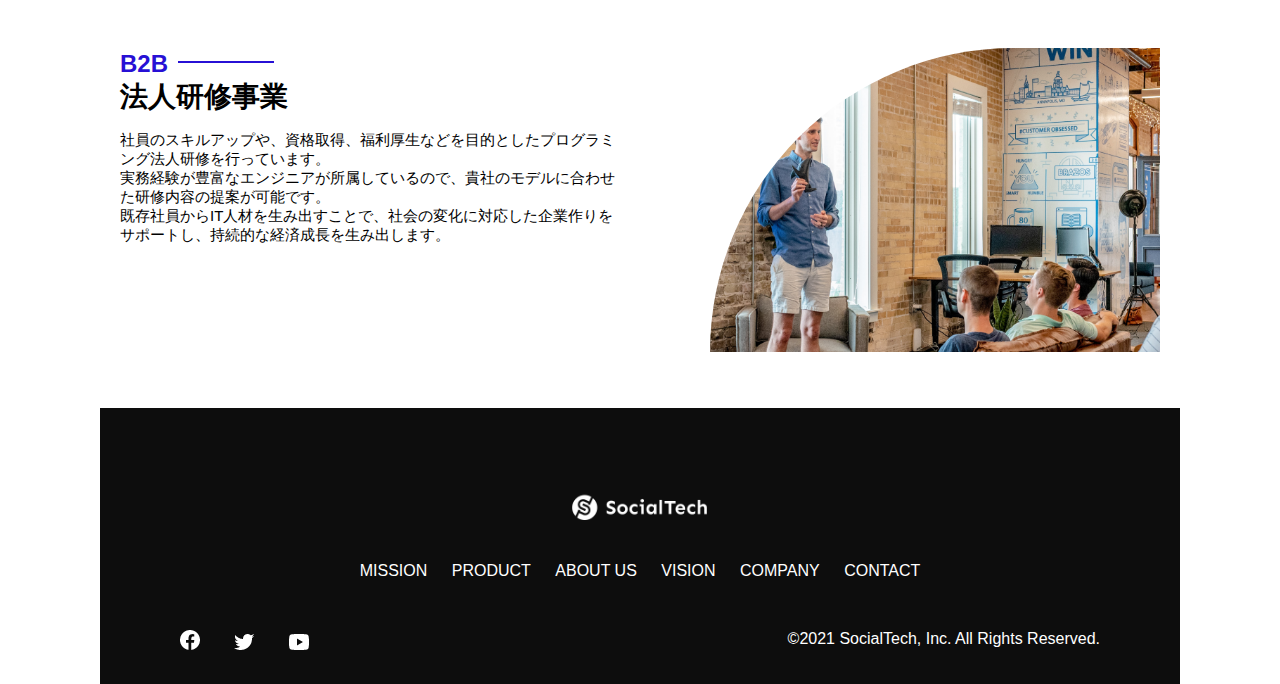
<file: product.html>
<!DOCTYPE html>
<html lang="ja">
<head>
  <title>SocialTech -PRODUCT プロダクト-</title>
  <meta charset="UTF-8">
  <meta description="SocialTechの4つのプロダクトを紹介します">
  <meta name="viewport" content="width=device-width, initial-scale=1.0">
  <link rel="stylesheet" href="style.css">
</head>
<body>
  <header>
    <a href="index.html" id="logo"><img src="images/logo.png" alt="トップページに戻る"></a>
    <!-- PC用ナビゲーション -->
    <nav id="nav-pc">
      <a href="mission.html">MISSION</a>
      <a href="product.html">PRODUCT</a>
      <a href="index.html#aboutsus">ABOUT US</a>
      <a href="index.html#vision">VISION</a>
      <a href="index.html#company">COMPANY</a>
      <a href="index.html#contact">CONTACT</a>
    </nav>
    <!-- スマホ用メニューボタン -->
    <img id="menu-sp" 
    src="images/button-menu.png" 
    alt="ナビゲーションを開く" 
    onclick="document.getElementById('nav-sp').style.display = 'block'">

    <!-- スマホ用ナビゲーション -->
    <nav id="nav-sp">
      <img id="close" 
      src="images/button-close.png" alt="ナビゲーションを閉じる" onclick="document.getElementById('nav-sp').style.display = 'none'">
      <a id="logo-sp" 
      href="index.html" 
      onclick="document.getElementById('nav-sp').style.display = 'none'">
      <img src="images/logo-sp.png" alt="トップページに戻る"></a>
      <a class="menu" href="mission.html" 
      onclick="document.getElementById('nav-sp').style.display = 'none'">MISSION</a>
      <a class="menu" href="product.html" onclick="document.getElementById('nav-sp').style.display = 'none'">PRODUCT</a>
      <a class="menu" href="index.html#aboutus" onclick="document.getElementById('nav-sp').style.display = 'none'">ABOUT US</a>
      <a class="menu" href="index.html#vision"
      onclick="document.getElementById('nav-sp').style.display = 'none'">VISION</a>
      <a class="menu" href="index.html#company"
      onclick="document.getElementById('nav-sp').style.display = 'none'">COMPANY</a>
      <a class="menu" href="index.html#contact"
      onclick="document.getElementById('nav-sp').style.display = 'none'">CONTACT</a>
      <div id="sns">
      <a href="https://www.facebook.com/sejuku2013"><img src="images/button-facebook.png" alt="Facebookのリンク"></a>
      <a href="https://twitter.com/samuraijuku"><img src="images/button-twitter.png" alt="Twitterのリンク"></a>
      <a href="https://www.youtube.com/channel/UCCFOQO5aDK0xXam4cUQXT8g"><img src="images/button-youtube.png" alt="YouTubeのリンク"></a>
      </div>
    </nav>
  </header>

  <main>
    <article>
      <section id="product-main">
        <div id="product-title">
          <h1>PRODUCT</h1>
          <span>プロダクト</span>
          <div>TOP > PRODUCT</div>
        </div>
      </section>
      <section class="product-section1">
        <img src="images/product/product-mantoman.png" 
        alt="PCでコードを書く男性">
        <div>
          <h2 class="product-h2">MAN TO MAN</h2>
          <h3 class="product-h3">プログラミング教育</h3>
          <p>
            2013年より日本で唯一の専属講師によるマンツーマンのプログラミングレッスンを開始。AI/人工知能コース・エンジニア転職コース・ウェブデザインコースを開設し、ICT教育全般のマンツーマン指導で誰もが生産的で働きがいのある職に付けるサポートしています。
            私たちは、創業当初からプログラミングを教えるのみならず、人生を変える手助けがしたい。という想いを大切にしてきました。<br>
            ITに強くなりたい、エンジニアになりたい、アプリを作りたい。そんな方々の想いを一緒に叶えるスクールでありたい。と考えています。<br>小中高生や女性、障害者むけのプログラムも用意し、質の高いICT教育をみんなに届けることで、品温や不平等が無くなる社会を目指します。
          </p>
        </div>
      </section>
      <section class="product-section2">
        <div>
          <h2 class="product-h2">MEDIA</h2>
          <h3 class="product-h3">プログラミング学習メディア</h3>
          <p>2015年より「SocialTech Blog」としてオウンドメディアを設立し、2020年現在月間600万PVの日本最大級のプログラミング学習サイトへと成長しました。<br>新たにYouTubeチャンネルも開設し、無料で挫折せずにプログラミングを学べることを目指して、各チャンネルで学習情報をやさしく発信。<br>独学でエンジニアを目指す人には無料で良質な記事や動画コンテンツを提供し、短期間でキャリアチェンジしたい人はマンツーマンレッスンを選択できるよう、各々の要望に合わせた学習機会を創出しています。
          </p>
        </div>
        <img src="images/product/product-media.png" 
        alt="スマートフォンを操作する人">
      </section>
      <section class="product-section1">
        <img src="images/product/product-career.png" 
        alt="笑顔で話し合う2人の男性">
        <div>
          <h2 class="product-h2">CAREER</h2>
          <h3 class="product-h3">人材紹介事業</h3>
          <p>
            「誰もがエンジニアになれる」を叶えるため未経験からエンジニアへ転職するまでの全ての過程をサポートします。<br>エンジニア転職に特化した履歴書や職務経歴書の書き方、面接対策を行い、豊富な求人の中から最適なキャリア選択を支援。<br>転職希望者の目標に寄り添って強みやアピールポイントを整理し、転職活動を通して自身の成長を実感できるキャリア支援を行なっています。<br>
          </p>
        </div>
      </section>
      <section class="product-section2">
        <div>
          <h2 class="product-h2">B2B</h2>
          <h3 class="product-h3">法人研修事業</h3>
          <p>
            社員のスキルアップや、資格取得、福利厚生などを目的としたプログラミング法人研修を行っています。<br>実務経験が豊富なエンジニアが所属しているので、貴社のモデルに合わせた研修内容の提案が可能です。<br>既存社員からIT人材を生み出すことで、社会の変化に対応した企業作りをサポートし、持続的な経済成長を生み出します。
          </p>
        </div>
        <img src="images/product/product-b2b.png" 
        alt="公演中の男性とそれを聴く人々">
      </section>
    </article>

    <footer>
      <div id="footer-logo">
        <img src="images/logo-sp.png" alt="SocailTech">
      </div>
      <div id="footer-link">
        <a href="mission.html">MISSION</a>
        <a href="product.html">PRODUCT</a>
        <a href="index.html#aboutus">ABOUT US</a>
        <a href="index.html#vision">VISION</a>
        <a href="index.html#company">COMPANY</a>
        <a href="index.html#contact">CONTACT</a>
      </div>
      <div id="sns-footer">
        <a href="https://www.facebook.com/seijuku2013">
          <img src="images/button-facebook.png" 
          alt="Facebookのリンク"></a>
        <a href="https://twitter.com/samuraijuku">
          <img src="images/button-twitter.png" 
          alt="Twitterのリンク"></a>
        <a href="https://www.youtube.com/channel/UCCFOQO5aDK0xXam4cUQXT8g">
          <img src="images/button-youtube.png" 
          alt="YouTubeのリンク"></a>
          <span id="copyright">&copy;2021 SocialTech, Inc. All Rights Reserved.</span>
      </div>
    </footer>
  </main>
</body>
</html>
</file>
<file: style.css>
/* PC,スマホ共通スタイル */
body {
  font-family: "Source Sans Pro","Hiragino Kaku Gothic ProN",   Meiryo, Arial, sans-serif;
}

p {
  font-size: 15px;
}

/* PC用のスタイル */
@media screen and (min-width:768px) {
/* 横幅設定 */
body {
  max-width: 1080px;
  min-width: 960px;
  margin: 0 auto 0 auto;
}

/* ヘッダー */
header {
  display: flex;
  justify-content: space-between;
  max-width: 980px;
  margin: 0 auto 0 auto;
}

  /* ナビゲーションのレイアウト */
  #nav-pc {
    text-align: right;
    font-size: 14px;
    padding-top: 15px;
  }
  
  /* ナビゲーションのリンクの装飾設定 */
  #nav-pc > a {
    text-decoration: none;
    margin-left: 20px;
  }
  #nav-pc > a:link {
    color: #0d0d0d;
  }
  #nav-pc > a:visited {
    color: #0d0d0d;
  }
  #nav-pc > a:hover {
    color: #0d0d0d;
    text-decoration: underline;
  }
  #nav-pc > a:active {
    color: #0d0d0d;
  }
  /* スマホ用ナビを非表示 */
  #nav-sp,
  #menu-sp {
    display: none;
  }

  /* メインビジュアル */
  #main-visual {
    position: relative;
    height: 400px;
  }
  #main-message {
    position: absolute;
    top: 0;
    left: 0;
    background-color: #2710d5;
    color: #ffffff;
    border-radius: 0 0 476px 0;
    max-width: 620px;
    width: 100%;
    height: 100%;
    z-index: 11;
  }

  #main-message > h1 {
    font-size: 60px;
    font-weight: bold;
    margin: 100px 0 0 50px;
  }

  #main-message > p {
    font-size: 28px;
    margin: 0 0 0 5px;
  }

  #main-visual > img {
    max-width: 620px;
    border-radius: 476px 0 0 0;
    position: absolute;
    top: 0;
    right: 0;
    z-index: 10;
  }

/* 見出し */
  h2 {
    margin: 40px 0 0 0;
  }
  h2::after {
    content: url("images/line.png");
    margin-left: 10px;
  }
  h3 {
    font-size: 27px;
  }

/* ミッション */
  #mission {
    margin: 80px auto;
    width: 100%;
  }
  #mission-flex {
    width: 100%;
    display: flex;
  }

  #mission-flex > div {
    width: 50%;
    margin: 20px;
  }
  #mission-photo {
    width: 100%;
  }
  #s2dgs {
    margin-top: 50px;
  }

/* プロダクト */
  #product {
    background-color: #fafafa;
    width: 100%;
    margin: 80px 0;
    padding: 10px 40px 0px 40px;
  }
  /* 外枠 */
  #product > div {
    margin-top: 40px;
    display: flex;
  }
/* 左のカラム */
  #product-left {
    width: 50%;
    margin-right: 20px;
  }
  /* 右のカラム */
  #product-right {
    width: 50%;
    margin-left: 20px;
    margin-top: 80px;
  }
  /* 画像＋説明の枠 */
  #product-left > div {
    position: relative;
    height: 480px;
    margin-right: 20px;
  }
  #product-right > div {
    position: relative;
    height: 480px;
    margin-left: 20px;
  }
  /* 画像 */
  .product-photo {
    width: 100%;
  }
  /* 説明文の枠 */
  .product-explain {
    background-color: #fff;
    position: absolute;
    left: 0;
    top: 280px;
    margin: 0 40px;
    padding: 20px;
    box-shadow: 5px 5px 10px rgba(0, 0, 0, 0.05);
  }
  /* 説明文の英語 */
  .product-explain > span {
    color: #2710d5;
    font-weight: bold;
    font-size: 16px;
    margin: 0;
  }
  /* 説明文の見出し */
  .product-explain > h3 {
    margin: 5px 0;
  }
  /* 説明文 */
  .product-explain > p {
    margin: 0;
  }
  /* もっとみるボタン */
  #product-more {
    margin: 0 auto -42px auto;
  }
/* about us */
  #aboutus {
    margin: 80px auto;
  }
  /* 3つの組織文化と画像を入れる枠 */
  #aboutus > div {
    display: flex;
  }
  /* 画像 */
  .culture-img {
    width: 100%;
    align-self: flex-start;
  }
  .culture-img2 {
    margin-top: 50px;
    width: 100%;
  }
  /* 3つの組織文化の表 */
  .culture-table {
    max-width: 500px;
    margin-right: 50px;
  }
  /* 番号 */
  .culture-num {
    font-size: 80px;
    color: #2710d5;
    margin: 0 20px 0 0;
  }
  /* 組織文化英語 */
  .culture-en {
    color: #2710d5;
    font-weight: bold;
    font-size: 24px;
    display: block;
  }
  /* 組織文化日本後 */
  .culture-jp {
    font-size: 28px;
    font-weight: bold;
  }
  /* 説明文 */
  .culture-description {
    margin: 0;
  }
  /* ビジョン */
  #vision {
    margin: 80px auto;
  }
  /* セクチョン内の外枠 */
  #vision > div {
    width: 100%;
    display: flex;
    justify-content: space-between;
    flex-wrap: wrap;
  }
  /* 7つの行動指針の枠 */
  .vision-box {
    width: 300px;
    height: 300px;
    margin-bottom: 30px;
    position: relative;
  }

  .vision-box > img {
    width: 100%;
    height: auto;
    position: absolute;
    top: 0;
    left: 0;
    z-index: 30;
  } 
  .vision-box > span {
    position: absolute;
    top: 0;
    left: 0;
    z-index: 31;
    margin-right: 20px;
  }
  .vision-box > span > h4 {
    color: #2710d5;
    font-size: 24px;
    margin:80px 0 0 0;
  }
  .vision-box > span > h4::first-letter {
    font-size: 40px;
  }
  .vision-box > span > h5 {
    font-size: 20px;
    margin: 0;
  }
  .vision-box > span > p {
    margin-top: 10px;
  }
  /* 会社概要 */
  #company {
    margin: 80px auto;
  }
  #company-table {
    width: 100%;
  }
  .tableheader {
    text-align: left;
    padding: 20px;
    border-bottom-color: #2710d5;
    border-bottom-width: 1px;
    border-bottom-style: solid;
    width: 100px;
  }
  .tableheader-first {
    text-align:left;
    padding: 20px;
    border-bottom-color: #2710d5;
    border-bottom-width: 1px;
    border-bottom-style: solid;
    border-top-color: #2710d5;
    border-top-width: 1px;
    border-top-style: solid;
    width: 100px;
  }
  .cell {
    padding: 30px;
    border-bottom-color: #ececec;
    border-bottom-width: 1px;
    border-bottom-style: solid;
  }
  .cell-first {
    padding: 30px;
    border-bottom-color: #ececec;
    border-bottom-width: 1px;
    border-bottom-style: solid;
    border-top-color: #ececec;
    border-top-width: 1px;
    border-top-style: solid;
  }
  #company > iframe {
    width: 100%;
    height: 368px;
    margin-top: 40px;
  }
  /* お問い合わせ */
  #contact {
    margin: 80px auto;
  }
  /* 外枠 */
  #contact > form > div {
    display: flex;
    flex-direction: row;
    flex-wrap: wrap;
    padding-bottom: 30px;
  }
  /* 左列の見出し */
  .contact-heading {
    width: 240px;
    align-self: center;
  }
  /* 見出しのラベル */
  .contact-label {
    width: 200px;
    font-weight: bold;
  }
  /* 必須 */
  .contact-span {
    color: #ce2222;
    margin-left: 20px;
    font-weight: bold;
  }
  /* テキストボックス */
  .contact-textbox {
    border-top: 0;
    border-left: 0;
    border-right: 0;
    border-bottom-width: 1px;
    border-bottom-color: #707070;
    border-bottom-style: solid;
    background-color: #fafafa;
    width: 400px;
    height: 56px;
  }
  /* お問い合わせ内容のテキストエリア */
  .contact-textarea {
    border-top: 0;
    border-left: 0;
    border-right: 0;
    border-bottom-width: 1px;
    border-bottom-color: #707070;
    border-bottom-style: solid;
    background-color: #fafafa;
    width: 400px;
    height: 200px;
  }
  details {
    width: 700px;
  }
  details > div {
    background-color: #fafafa;
    padding: 20px;
  }
  details > span {
    font-weight: bold;
  }
  /* フッター */
  footer {
    background-color: #0d0d0d;
    text-align: center;
    padding: 80px 80px 30px 80px;
  }
  #footer-logo {
    margin-bottom: 30px;
  }
  #footer-link {
    margin-bottom: 50px;
  }
  #footer-link > a {
    text-decoration: none;
    margin: 10px;
  }
  #footer-link > a:link {
    color: #ffffff;
  }
  #footer-link > a:visited {
    color: #ffffff;
  }
  #footer-link > a:hover {
    color: #ffffff;
    text-decoration: underline;
  }
  #footer-link > a:active {
    color: #ffffff;
  }
  #sns-footer {
    text-align: left;
    width: 100%;
  }
  #sns-footer > a {
    margin-right: 30px;
  }
  #copyright {
    color: #ffffff;
    text-align: right;
    float: right;
  }
  /* mission.html用スタイル */
  /* ミッションのメインビジュアル */
  #mission-main {
    height: 496px;
    width: 100%;
    background-image: url("images/mission/mission-main.png");
    background-repeat: no-repeat;
    background-position-y: center;
  }
  #mission-title {
    background-color: #2710d5;
    width: 368px;
    color: #ffffff;
    height: 496px;
    border-radius: 0 248px 248px 0;
    position: relative;
  }
  #mission-title > h1 {
    position: absolute;
    top: 0;
    left: 100px;
    font-size: 80px;
  }
  #mission-title > span {
    position: absolute;
    top: 200px;
    left: 100px;
    font-size: 26px;
  }
  #mission-title > div {
    position: absolute;
    top: 350px;
    left: 100px;
    font-size: 16px;
  }
  #mission-s2dgs {
    width: 100%;
    margin: 20px;
  }
  .mission-h2 {
    color: #2710d5;
    font-size: 40px;
  }
  .mission-h2::after {
    content: none;
  }
  #mission-5goals {
    margin: 20px;
    display: flex;
  }
  #mission-5goals > img {
    width: 100%;
  }
  #mission-5goals > div {
    flex-grow: 1;
    padding: 20px;
  }
  #mission-5goals > div > div {
    margin-bottom: 40px;
  }
  .fivegoals-image-right {
    float: right;
    margin: 20px;
  }
  .fivegoals-image-left {
    float: left;
    margin: 20px;
  }
  .fivegoals-number {
    color: #2710d5;
    font-size: 48px;
    margin: 0;
  }
  .fivegoals-h3{
    font-size: 28px;
    margin: 0;
  }
  .fivegoals-p {
    margin: 0;
  }
  /* プロダクトページ */
  #product-main {
    height: 496px;
    width: 100%;
    background-image: url("images/product/product-main.png");
    background-repeat: no-repeat;
    background-position: center;
  }
  #product-title {
    background-color: #2710d5;
    width: 368px;
    color: #ffffff;
    height: 496px;
    border-radius: 0 248px 248px 0;
    position: relative;
  }
  #product-title > h1 {
    position: absolute;
    top: 0px;
    left: 100px;
    font-size: 80px;
  }
  #product-title > span {
    position: absolute;
    top: 200px;
    left: 100px;
    font-size: 26px;
  }
  #product-title > div {
    position: absolute;
    top: 350px;
    left: 100px;
    font-size: 16px;
  }
  /* セクション1 */
  .product-section1 {
    position: relative;
    margin: 20px;
    height: 340px;
  }
  .product-section1 > img {
    position: absolute;
    top: 0;
    left: 0;
    width: 450px;
    margin: 0 40px 30px 0;
    border-radius: 0 432px 0 0;
  }
  .product-section1 > div {
    position: absolute;
    top: 0;
    left: 480px;
  }
  /* セクション２ */
  .product-section2 {
    position: relative;
    margin: 20px;
    height: 340px;
  }
  .product-section2 > img {
    position: absolute;
    top: 0;
    right: 0;
    width: 450px;
    margin: 0 0 30px 40px;
    border-radius: 432px 0 0 0;
  }
  .product-section2 > div {
    width: 500px;
    position: absolute;
    top: 0;
    left: 0;
  }
  .product-h2 {
    color: #2710d5;
    font-size: 24px;
    margin: 0;
  }
  .product-h3 {
    font-size: 28px;
    margin: 0;
  }
}

/* スマートフォン用のスタイル */
@media screen and (max-width: 767px) {
  body {
    min-width: 375px;
    margin: 0;
  }
  /* PC用ナビゲーション非表示 */
  #nav-pc {
    display: none;
  }
  /* ハンバーガーメニュー */
  #menu-sp {
    float: right;
    padding: 0;
  }
  /* スマホ用ナビゲーションの表示切り替え */
  /* 初期状態、レイアウトと非表示設定 */
  #nav-sp {
    background-color: #2710d5;
    position: absolute;
    left: 0;
    top: 0;
    height: 100%;
    width: 100%;
    display: none;
    z-index: 100;
  }
  /* ✖️ボタン */
  #close {
    position: absolute;
    top: 20px;
    right: 20px;
  }
  /* ナビゲーションメニュー用ロゴ */
  #logo-sp {
    margin: 80px 0 30px 20px;
  }
  /* ナビゲーションのリンクの装飾設定 */
  #nav-sp > a {
    display: block;
  }
  #nav-sp > a:link {
    color: #ffffff;
  }
  #nav-sp > a:visited {
    color: #fff;
  }
  #nav-sp > a:hover {
    color: #fff;
    text-decoration: underline;
  }
  #nav-sp > a:active {
    color: #fff;
  }
  #nav-sp > .menu {
    text-decoration: none;
    display: block;
    margin: 0 20px;
    height: 44px;
    font-size: 16px;
    background-image: url("images/arrow.png");
    background-repeat: no-repeat;
    background-position: right top;
  }
  #sns {
    position: absolute;
    bottom: 20px;
    left: 20px;
  }
  #sns > a {
    margin-right: 30px;
  }
  /* メインビジュアル */
  #main-visual {
    position: relative;
    height: 470px;
    width: 100%;
    overflow: hidden;
  }
  #main-visual > div {
    position: absolute;
    top: 0;
    left: 0;
    background-color: #2710d5;
    color: white;
    border-radius: 0 0 476px 0;
    text-align: center;
    height: 280px;
    width: 100%;
    z-index: 11;
  }
  #main-visual > div > h1 {
    font-size: 28px;
    margin: 90px 0 0 0;
  }
  #main-visual > div > p {
    margin: 0;
  }
  #main-visual > img {
    width: 100%;
    border-radius: 476px 0 0 0;
    z-index: 10;
    position: absolute;
    bottom: 0;
    right: 0;
  }
  /* 見出し */
  h2::after {
    content: url("images/line.png");
    margin-left: 10px;
  }
  h3 {
    font-size: 24px;
    margin: 10px 0 0 0;
  }
  /* ミッション */
  #mission {
    margin: 20px;
  }
  #mission-photo {
    width: 100%;
  }
  #s2dgs {
    width: 100%;
  }
  /* プロダクト */
  #product {
    background-color: #fafafa;
    padding-top: 10px;
  }
  #product h2 {
    margin-left: 20px;
  }
  /* 外枠 */
  /* 左右のカラム　スマホでは縦並び */
  #product-left,
  #product-right {
    margin-right: 20px;
    margin-left: 20px;
  }
  /* 画像＋説明の枠 */
  #product-left > div,
  #product-right > div {
    position: relative;
    height: 540px;
  }
  /* 説明文の枠 */
  .product-explain {
    background-color: #fff;
    position: absolute;
    left: 0;
    bottom: 50px;
    padding: 20px;
    box-shadow: 100% 10px rgba(0, 0, 0, 0.05);
  }
  .product-explain > span {
    color: #2710d5;
    font-weight: bold;
    font-size: 16px;
    margin: 0;
  }
  .product-explain > h3 {
    margin: 10px 0;
  }
  /* 画像 */
  .product-photo {
    width: 100%;
  }
  #product-more > img {
    margin: 0 0 -42px 20px;
  }
  /* ABOUT US */
  #aboutus {
    margin: 80px 20px;
  }
  #aboutus > div {
    display: flex;
    flex-direction: column;
  }
  .culture-table {
    width: 100%;
    padding-right: 20px;
    order: 2;
  }
  .culture-img {
    width: 100%;
    order: 1;
  }
  .culture-img2 {
    width: 100%;
  }
  .culture-num {
    font-size: 80px;
    color: #2710d5;
  }
  .culture-en {
    color: #2710d5;
    font-weight: bold;
    font-size: 24px;
    display: flex;
  }
  .culture-jp {
    display: block;
  }
  .culture-description {
    margin: 0;
  }
  /* ビジョン */
  #vision {
    margin: 80px 20px;
  }
  .vision-box {
    width: 300px;
    height: 300px;
    margin-bottom: 30px;
    position: relative;
  }
  .vision-box > img {
    width: 100%;
    height: auto;
    position: absolute;
    top: 0;
    left: 0;
    z-index: 30;
  }
  .vision-box > span {
    position: absolute;
    top: 0;
    left: 0;
    z-index: 31;
    margin-right: 20px;
  }
  .vision-box > span > h4 {
    color: #2710d5;
    font-size: 24px;
    margin-top: 60px;
  } 
  .vison-box > span > h5 {
    font-size: 20px;
    margin: 0;
  }
  .vision-box > span > p {
    margin-top: 10px;
  }
  /* 会社概要 */
  #company {
    margin: 0 20px;
  }
  #company > h3 {
    margin-bottom: 20px;
  }
  #company > table {
    width: 100%;
  }
  .tableheader-first {
    text-align: left;
    padding: 20px;
    border-bottom-color: #2710d5;
    border-bottom-width: 1px;
    border-bottom-style: solid;
    border-top-color: #2710d5;
    border-top-width: 1px;
    border-top-style: solid;
    width: 50px;
  }
  .tableheader {
    text-align: left;
    padding: 20px;
    border-bottom-color: #2710d5;
    border-bottom-width: 1px;
    border-bottom-style: solid;
    width: 50px;
  }
  .cell {
    padding: 20px;
    border-bottom-color: #ececec;
    border-bottom-width: 1px;
    border-bottom-style: solid;
  }
  .cell-first {
    padding: 20px;
    border-bottom-color: #ececec;
    border-bottom-width: 1px;
    border-bottom-style: solid;
    border-top-color: #ececec;
    border-top-width: 1px;
    border-top-style: solid;
  }
  #company > iframe {
    width: 100%;
    height: 240px;
    margin-top: 40px;
  }
  /* お問い合わせ */
  #contact {
    margin: 80px 20px;
  }
  #contact > h3 {
    margin-bottom: 20px;
  }
  #contact > form > div {
    margin-bottom: 20px;
  }
  .contact-heading {
    margin-bottom: 20px;
  }
  /* ラベル */
  .contact-label {
    width: 200px;
    font-weight: bold;
  }
  /* 必須 */
  .contact-span {
    color: #ce2222;
    margin:0 0 0 20px;
    font-weight: bold;
  }
  .contact-textbox {
    height: 56px;
    border-top: 0;
    border-left: 0;
    border-right: 0;
    background-color: #fafafa;
    border-bottom-color: #707070;
    border-bottom-width: 1px;
    border-bottom-style: solid;
    min-width: 300px;
    width: 100%;
  }
  .contact-textarea {
    height: 150px;
    border-top: 0;
    border-left: 0;
    border-right: 0;
    background-color: #fafafa;
    width: 100%;
  }
  .radiobutton {
    margin-bottom: 20px;
  }
  .radiobutton + label::after {
    content: "\A";
    white-space: pre;
  }
  /* フッター */
  footer {
    background-color: #0d0d0d;
    margin: 30px 20px 50px 20px;
  }
  #footer-logo {
    margin-bottom: 30px;
  }
  #footer-link {
    margin-bottom: 50px;
  }
  #footer-link > a {
    text-decoration: none;
    margin: 0 20px 30px 0;
    display: block;
    background-image: url("images/arrow.png");
    background-repeat: no-repeat;
    background-position: right top;
  }
  #footer-link > a:link {
    color: #ffffff;
  }
  #footer-link > a:visited {
    color: #ffffff;
  }
  #footer-link > a:hover {
    color: #ffffff;
    text-decoration: underline;
  }
  #footer-link > a:active {
    color: #ffffff;
  }
  #sns-footer {
    display: block;
    width: 100%;
  }
  #sns-footer > a {
    margin-right: 30px;
  }
  #copyright {
    font-size: 12px;
    display: block;
    margin-top:30px;
    color: #ffffff;
  }
  /* mission.html用スタイル */
  /* ミッションのメインビジュアル */
  #mission-main {
    height: 256px;
    width: 100%;
    background-image: url("images/mission/mission-main.png");
    background-repeat: no-repeat;
    background-position-y: center;
    background-size: auto 208px;
  }
  #mission-title {
    background-color: #2710d5;
    width: 136px;
    color: #ffffff;
    height: 256px;
    border-radius: 0 248px 248px 0;
    position: relative;
  }
  #mission-title > h1 {
    position: absolute;
    top: 0px;
    left: 20px;
    font-size: 40px;
  }
  #mission-title > span {
    position: absolute;
    top: 110px;
    left: 20px;
    font-size: 18px;
  }
  #mission-title > div {
    position: absolute;
    top: 180px;
    left: 20px;
    font-size: 13px;
  }
  /* ミッションページS2DGSの設定 */
  #mission-s2dgs {
    margin: 20px;
  }
  .mission-h2 {
    color: #2710d5;
    font-size: 38px;
    margin: 0px;
  }
  .mission-h2::after {
    content: none;
  }
  #mission-s2dgs > img {
    width: 100%;
  }
  /* ミッションページ5Goalsの設定 */
  #mission-5goals {
    margin: 20px;
  }
  #mission-5goals > div > div {
    margin-bottom: 40px;
  }
  #s2dgs-image {
    width: 100%;
  }
  .fivegoals-image-right {
    margin: 20px auto 20px auto;
    display: block;
  }
  .fivegoals-image-left {
    margin: 20px auto 20px auto;
    display: block;
  }
  .fivegoals-number {
    color: #2710d5;
    font-size: 48px;
    margin: 0;
  }
  .fivegoals-h3 {
    font-size: 28px;
    margin: 0;
  }
  .fivegoals-p {
    margin: 0;
  }
  /* プロダクトページ */
  #product-main {
    height: 256px;
    width: 100%;
    background-image: url("images/product/product-main.png");
    background-repeat: no-repeat;
    background-position-y: center;
    background-size: auto 208px;
  }
  #product-title {
    background-color: #2710d5;
    width: 136px;
    color: #ffffff;
    height: 256px;
    border-radius: 0 248px 248px 0;
    position: relative;
  }
  #product-title > h1 {
    position: absolute;
    top: 0;
    left: 20px;
    font-size: 40px;
  }
  #product-title > span {
    position: absolute;
    top: 110px;
    left: 20px;
    font-size: 18px;
  }
  #product-title > div {
    position: absolute;
    top: 180px;
    left: 20px;
    font-size: 13px;
  }
  .product-section1 {
    margin: 20px;
  }
  .product-section1 > img {
    width: 100%;
    border-radius: 0 300px 0 0;
  }
  .product-section2 {
    margin: 20px;
    display: flex;
    flex-direction: column;
  }
  .product-section2 > img {
    order: 1;
    width: 100%;
    border-radius: 300px 0 0 0;
  }
  .product-section2 > div {
    order: 2;
  }
  .product-h2 {
    color: #2710d5;
    font-size: 24px;
    margin: 0;
  }
  .product-h3 {
    font-size: 28px;
    margin: 0;
  }
}
</file>
